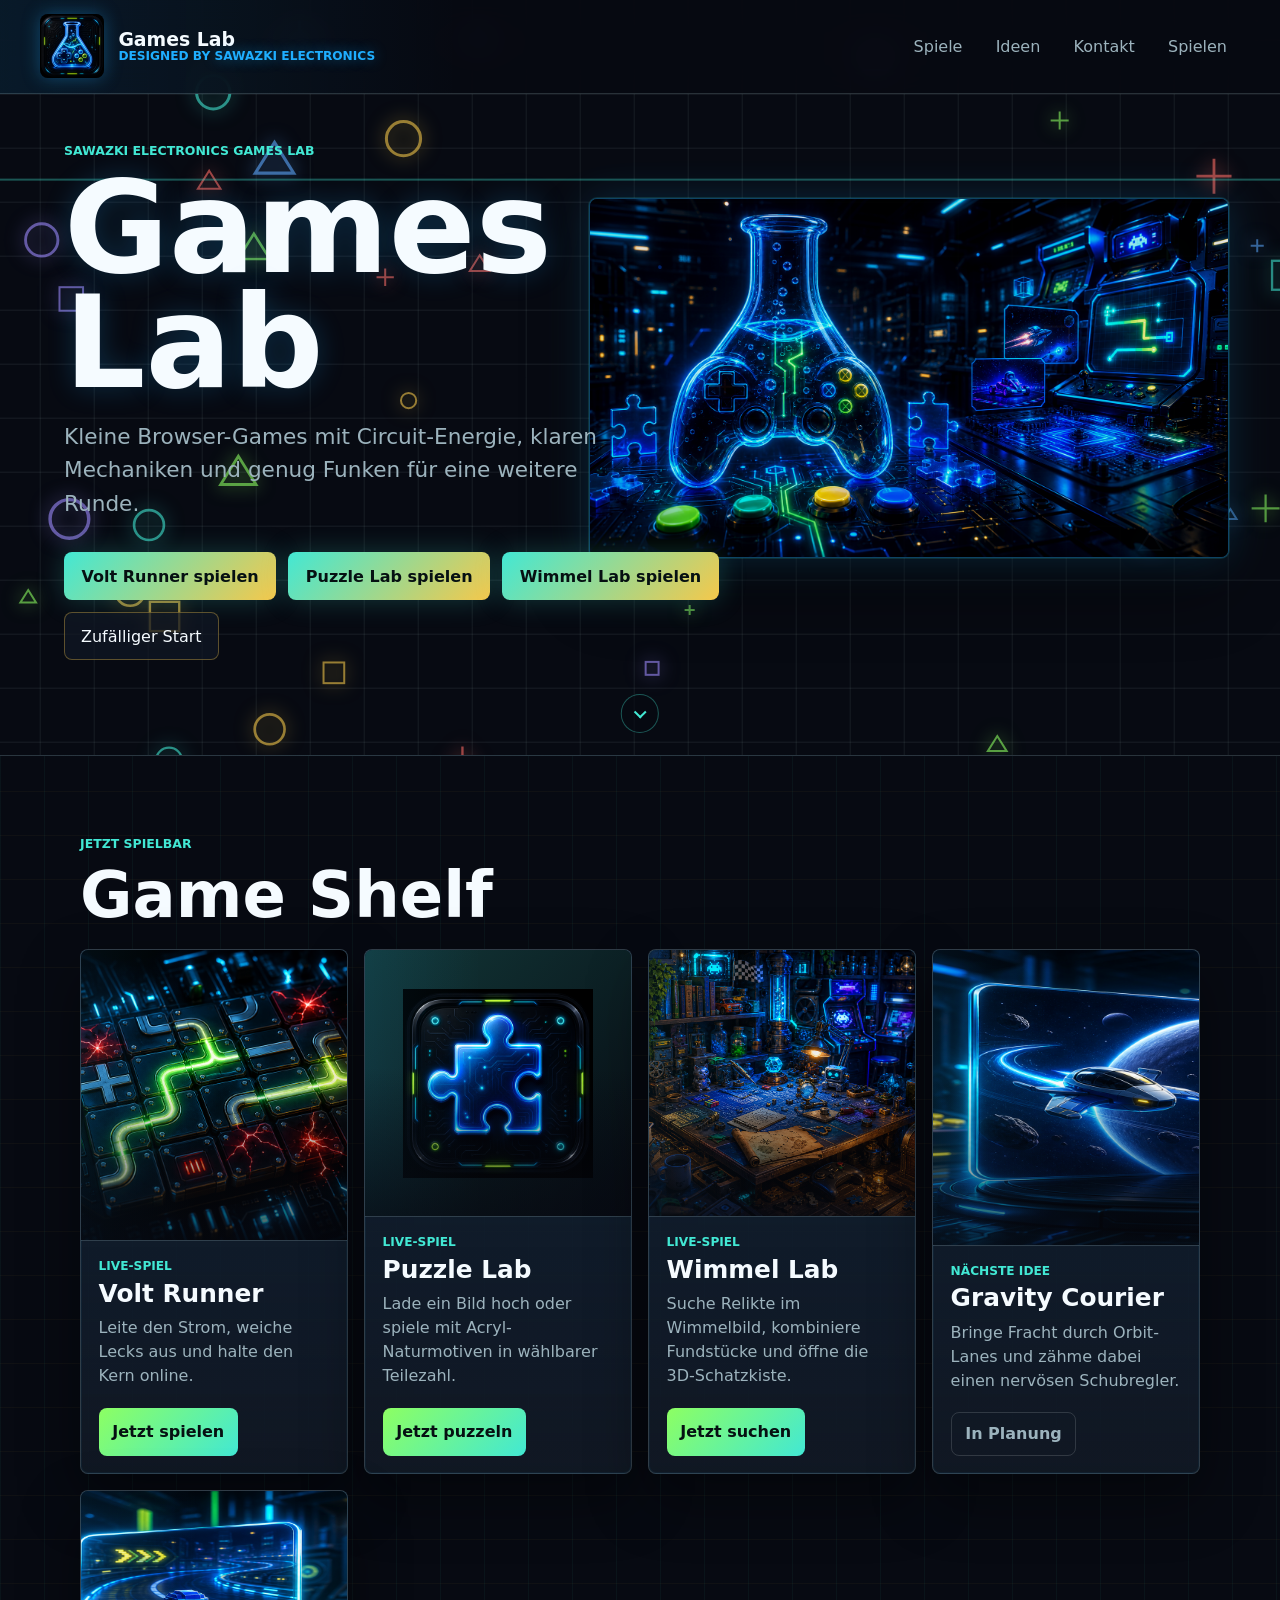
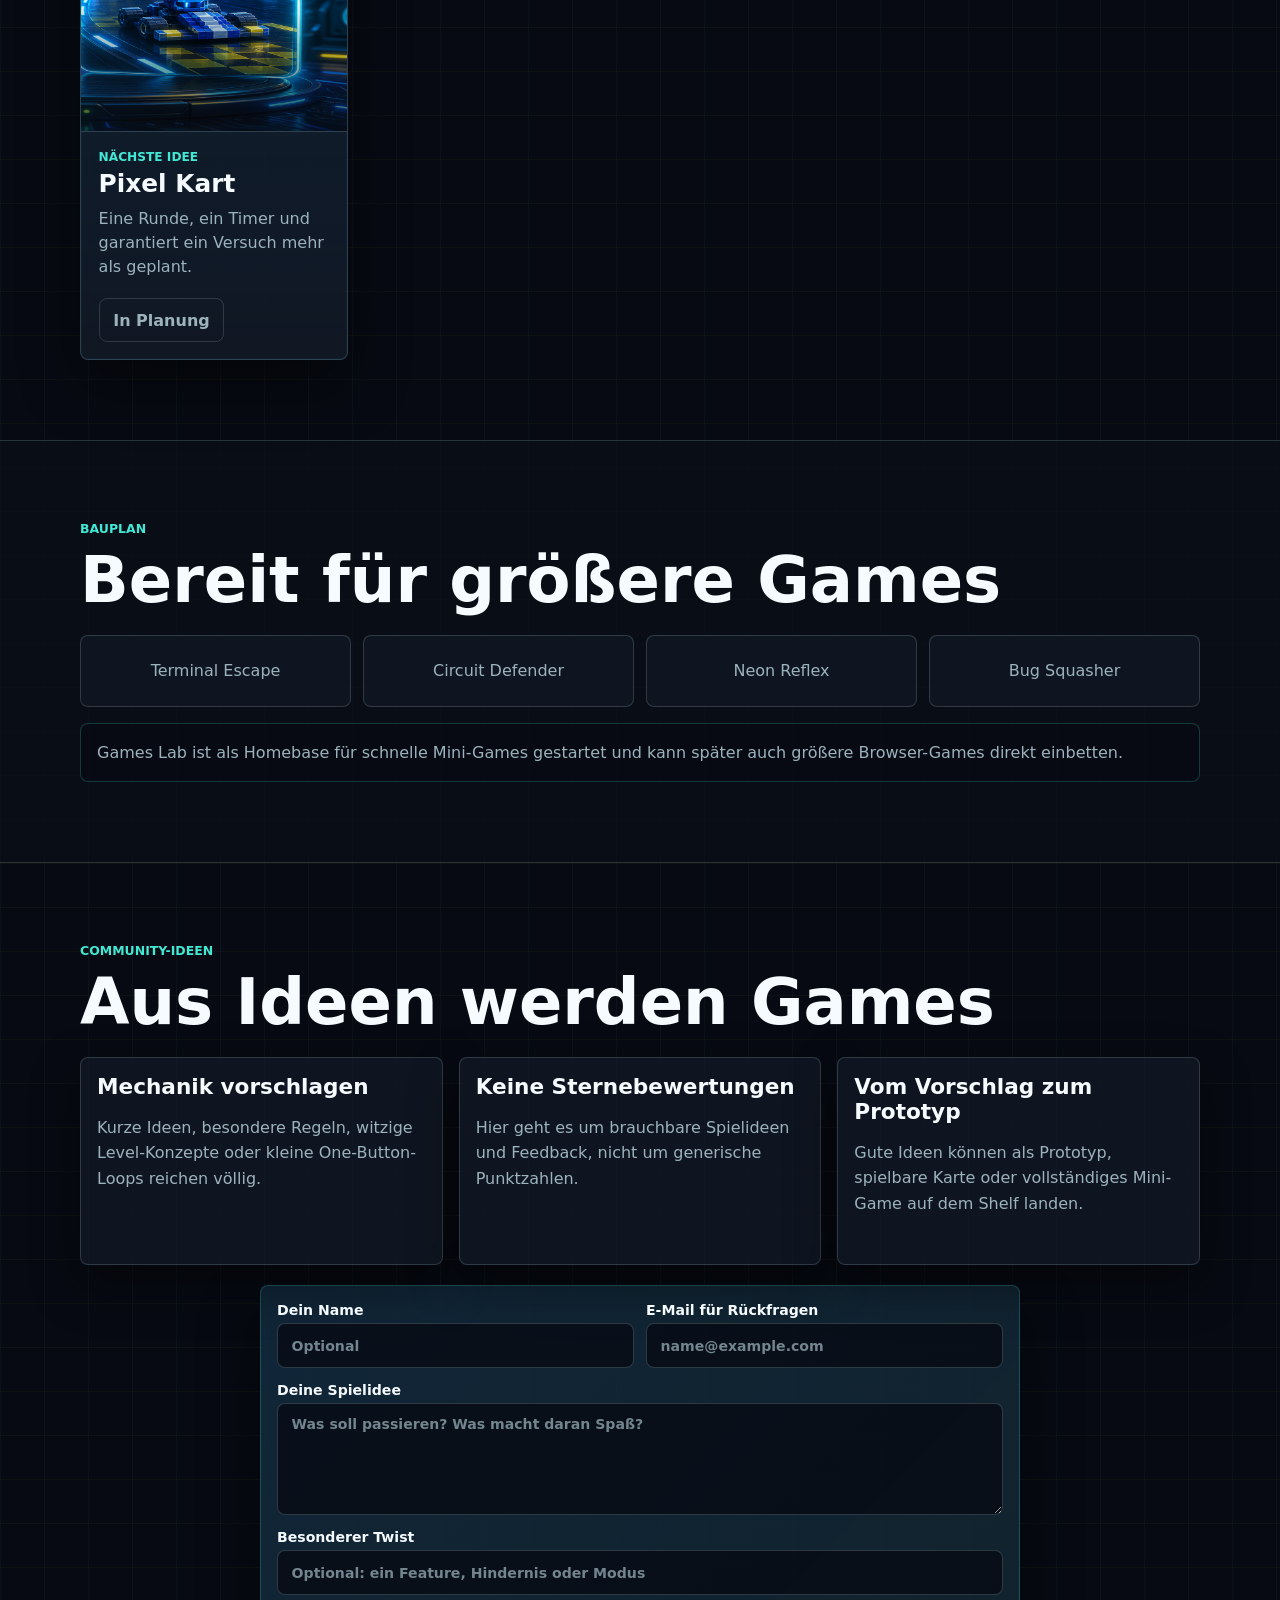
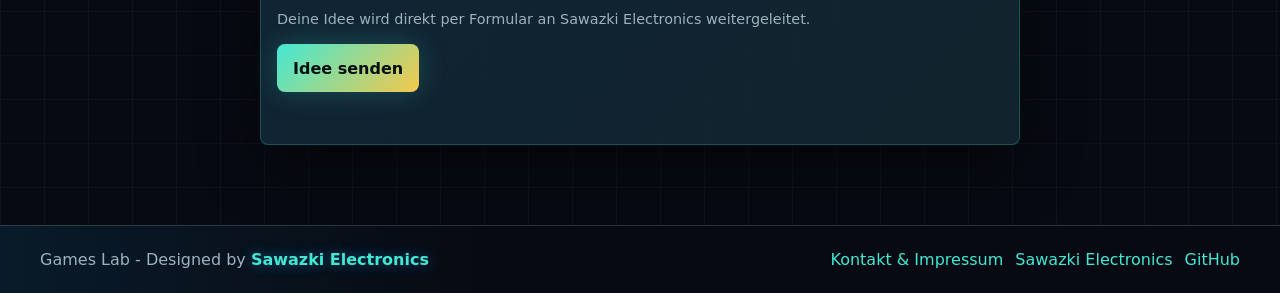
<file: index.html>
<!doctype html>
<html lang="de">
  <head>
    <meta charset="utf-8">
    <meta name="viewport" content="width=device-width, initial-scale=1">
    <meta name="theme-color" content="#070a12">
    <meta
      name="description"
      content="Games Lab von Sawazki Electronics: die spielerische Startseite für Browser-Mini-Games."
    >
    <title>Games Lab | Sawazki Electronics</title>
    <link rel="icon" href="./assets/games-lab-logo.png" type="image/png">
    <link rel="stylesheet" href="./styles.css">
  </head>
  <body>
    <div class="site-shell">
      <header class="site-header">
        <a class="brand" href="./index.html#top" aria-label="Games Lab Startseite">
          <img src="./assets/games-lab-logo.png" alt="" aria-hidden="true">
          <span>
            <strong>Games Lab</strong>
            <small>Designed by <b>Sawazki Electronics</b></small>
          </span>
        </a>
        <nav class="site-nav" aria-label="Hauptnavigation">
          <a href="#games">Spiele</a>
          <a href="#ideas">Ideen</a>
          <a href="./contact.html">Kontakt</a>
          <a href="https://jakobsawazki.github.io/volt-runner/">Spielen</a>
        </nav>
      </header>

      <main id="top">
        <section class="hero" aria-labelledby="heroTitle">
          <canvas id="heroCanvas" aria-hidden="true"></canvas>
          <button id="heroShowcaseButton" class="hero-showcase-button" type="button" aria-label="Games-Lab-Impuls starten">
            <img
              class="hero-showcase"
              src="./assets/games-lab-hero.png?v=games-lab"
              alt="Neonblaues Elektronik-Arcade-Labor mit Mini-Game-Prototypen"
            >
          </button>
          <div class="hero-content">
            <p class="eyebrow">Sawazki Electronics Games Lab</p>
            <h1 id="heroTitle">Games Lab</h1>
            <p class="hero-copy">
              Kleine Browser-Games mit Circuit-Energie, klaren Mechaniken und genug Funken für eine weitere Runde.
            </p>
            <div class="hero-actions">
              <a class="primary-link" href="https://jakobsawazki.github.io/volt-runner/">
                Volt Runner spielen
              </a>
              <a class="primary-link" href="https://jakobsawazki.github.io/puzzle-lab/">
                Puzzle Lab spielen
              </a>
              <a class="primary-link" href="https://jakobsawazki.github.io/wimmel-lab/">
                Wimmel Lab spielen
              </a>
              <button id="shuffleButton" class="secondary-button" type="button">Zufälliger Start</button>
            </div>
          </div>
          <a class="scroll-cue" href="#games" aria-label="Zu den Spielen springen">
            <span></span>
          </a>
        </section>

        <section id="games" class="games-section" aria-labelledby="gamesTitle">
          <div class="section-heading">
            <p class="eyebrow">Jetzt spielbar</p>
            <h2 id="gamesTitle">Game Shelf</h2>
          </div>

          <div class="game-grid">
            <article class="game-card is-live" data-tilt>
              <a class="game-cover" href="https://jakobsawazki.github.io/volt-runner/" aria-label="Volt Runner spielen">
                <img src="./assets/cover-volt-runner.png" alt="Volt Runner Spielgrafik auf einem leuchtenden Circuit-Board">
              </a>
              <div class="game-info">
                <div>
                  <p class="game-status">Live-Spiel</p>
                  <h3>Volt Runner</h3>
                  <p>Leite den Strom, weiche Lecks aus und halte den Kern online.</p>
                </div>
                <a class="play-link" href="https://jakobsawazki.github.io/volt-runner/">Jetzt spielen</a>
              </div>
            </article>

            <article class="game-card is-live" data-tilt>
              <a class="game-cover" href="https://jakobsawazki.github.io/puzzle-lab/" aria-label="Puzzle Lab spielen">
                <img class="game-logo-art" src="./assets/puzzle-lab-logo.png?v=games-lab" alt="Puzzle Lab Logo">
              </a>
              <div class="game-info">
                <div>
                  <p class="game-status">Live-Spiel</p>
                  <h3>Puzzle Lab</h3>
                  <p>Lade ein Bild hoch oder spiele mit Acryl-Naturmotiven in wählbarer Teilezahl.</p>
                </div>
                <a class="play-link" href="https://jakobsawazki.github.io/puzzle-lab/">Jetzt puzzeln</a>
              </div>
            </article>

            <article class="game-card is-live" data-tilt>
              <a class="game-cover" href="https://jakobsawazki.github.io/wimmel-lab/" aria-label="Wimmel Lab spielen">
                <img src="./assets/cover-wimmel-lab.png?v=wimmel-lab" alt="Wimmel Lab Spielgrafik mit einem neonblauen Abenteuer-Labor">
              </a>
              <div class="game-info">
                <div>
                  <p class="game-status">Live-Spiel</p>
                  <h3>Wimmel Lab</h3>
                  <p>Suche Relikte im Wimmelbild, kombiniere Fundstücke und öffne die 3D-Schatzkiste.</p>
                </div>
                <a class="play-link" href="https://jakobsawazki.github.io/wimmel-lab/">Jetzt suchen</a>
              </div>
            </article>

            <article class="game-card is-queued" data-tilt>
              <div class="game-cover">
                <img src="./assets/cover-gravity-courier.png" alt="Gravity Courier Konzeptgrafik mit Raumschiff und Orbit-Linien">
              </div>
              <div class="game-info">
                <div>
                  <p class="game-status">Nächste Idee</p>
                  <h3>Gravity Courier</h3>
                  <p>Bringe Fracht durch Orbit-Lanes und zähme dabei einen nervösen Schubregler.</p>
                </div>
                <span class="soon-label">In Planung</span>
              </div>
            </article>

            <article class="game-card is-queued" data-tilt>
              <div class="game-cover">
                <img src="./assets/cover-pixel-kart.png" alt="Pixel Kart Konzeptgrafik mit Neon-Rennstrecke">
              </div>
              <div class="game-info">
                <div>
                  <p class="game-status">Nächste Idee</p>
                  <h3>Pixel Kart</h3>
                  <p>Eine Runde, ein Timer und garantiert ein Versuch mehr als geplant.</p>
                </div>
                <span class="soon-label">In Planung</span>
              </div>
            </article>
          </div>
        </section>

        <section id="queue" class="queue-section" aria-labelledby="queueTitle">
          <div class="section-heading">
            <p class="eyebrow">Bauplan</p>
            <h2 id="queueTitle">Bereit für größere Games</h2>
          </div>
          <div class="queue-strip">
            <span>Terminal Escape</span>
            <span>Circuit Defender</span>
            <span>Neon Reflex</span>
            <span>Bug Squasher</span>
          </div>
          <div class="future-panel">
            <p>
              Games Lab ist als Homebase für schnelle Mini-Games gestartet und kann später auch größere Browser-Games direkt einbetten.
            </p>
          </div>
        </section>

        <section id="ideas" class="ideas-section" aria-labelledby="ideasTitle">
          <div class="section-heading">
            <p class="eyebrow">Community-Ideen</p>
            <h2 id="ideasTitle">Aus Ideen werden Games</h2>
          </div>
          <div class="ideas-grid">
            <article>
              <h3>Mechanik vorschlagen</h3>
              <p>Kurze Ideen, besondere Regeln, witzige Level-Konzepte oder kleine One-Button-Loops reichen völlig.</p>
            </article>
            <article>
              <h3>Keine Sternebewertungen</h3>
              <p>Hier geht es um brauchbare Spielideen und Feedback, nicht um generische Punktzahlen.</p>
            </article>
            <article>
              <h3>Vom Vorschlag zum Prototyp</h3>
              <p>Gute Ideen können als Prototyp, spielbare Karte oder vollständiges Mini-Game auf dem Shelf landen.</p>
            </article>
          </div>
          <div class="idea-submit-panel">
            <form
              class="idea-form"
              data-idea-form
              action="https://formsubmit.co/ajax/jakob.sawazki@googlemail.com"
              method="POST"
            >
              <input type="hidden" name="_subject" value="Neue Games Lab Idee">
              <input type="hidden" name="_template" value="table">
              <input type="hidden" name="_captcha" value="false">
              <input type="hidden" name="Quelle" value="Games Lab Startseite">
              <input class="honey-field" type="text" name="_honey" tabindex="-1" autocomplete="off" aria-hidden="true">

              <div class="form-row">
                <label>
                  Dein Name
                  <input type="text" name="Name" autocomplete="name" placeholder="Optional">
                </label>
                <label>
                  E-Mail für Rückfragen
                  <input type="email" name="email" autocomplete="email" placeholder="name@example.com" required>
                </label>
              </div>

              <label>
                Deine Spielidee
                <textarea name="Spielidee" rows="5" placeholder="Was soll passieren? Was macht daran Spaß?" required minlength="10"></textarea>
              </label>

              <label>
                Besonderer Twist
                <input type="text" name="Twist" placeholder="Optional: ein Feature, Hindernis oder Modus">
              </label>

              <p class="form-footnote">
                Deine Idee wird direkt per Formular an Sawazki Electronics weitergeleitet.
              </p>
              <button class="idea-submit-button" type="submit">Idee senden</button>
              <p class="form-status" data-form-status role="status" aria-live="polite"></p>
            </form>
          </div>
        </section>
      </main>

      <footer class="site-footer">
        <span class="footer-brand">
          Games Lab - Designed by
          <a href="https://jakobsawazki.github.io/sawazki-electronics/">Sawazki Electronics</a>
        </span>
        <nav aria-label="Fußnavigation">
          <a href="./contact.html">Kontakt & Impressum</a>
          <a href="https://jakobsawazki.github.io/sawazki-electronics/">Sawazki Electronics</a>
          <a href="https://github.com/JakobSawazki/games-lab">GitHub</a>
        </nav>
      </footer>
    </div>

    <script src="./main.js"></script>
  </body>
</html>
</file>
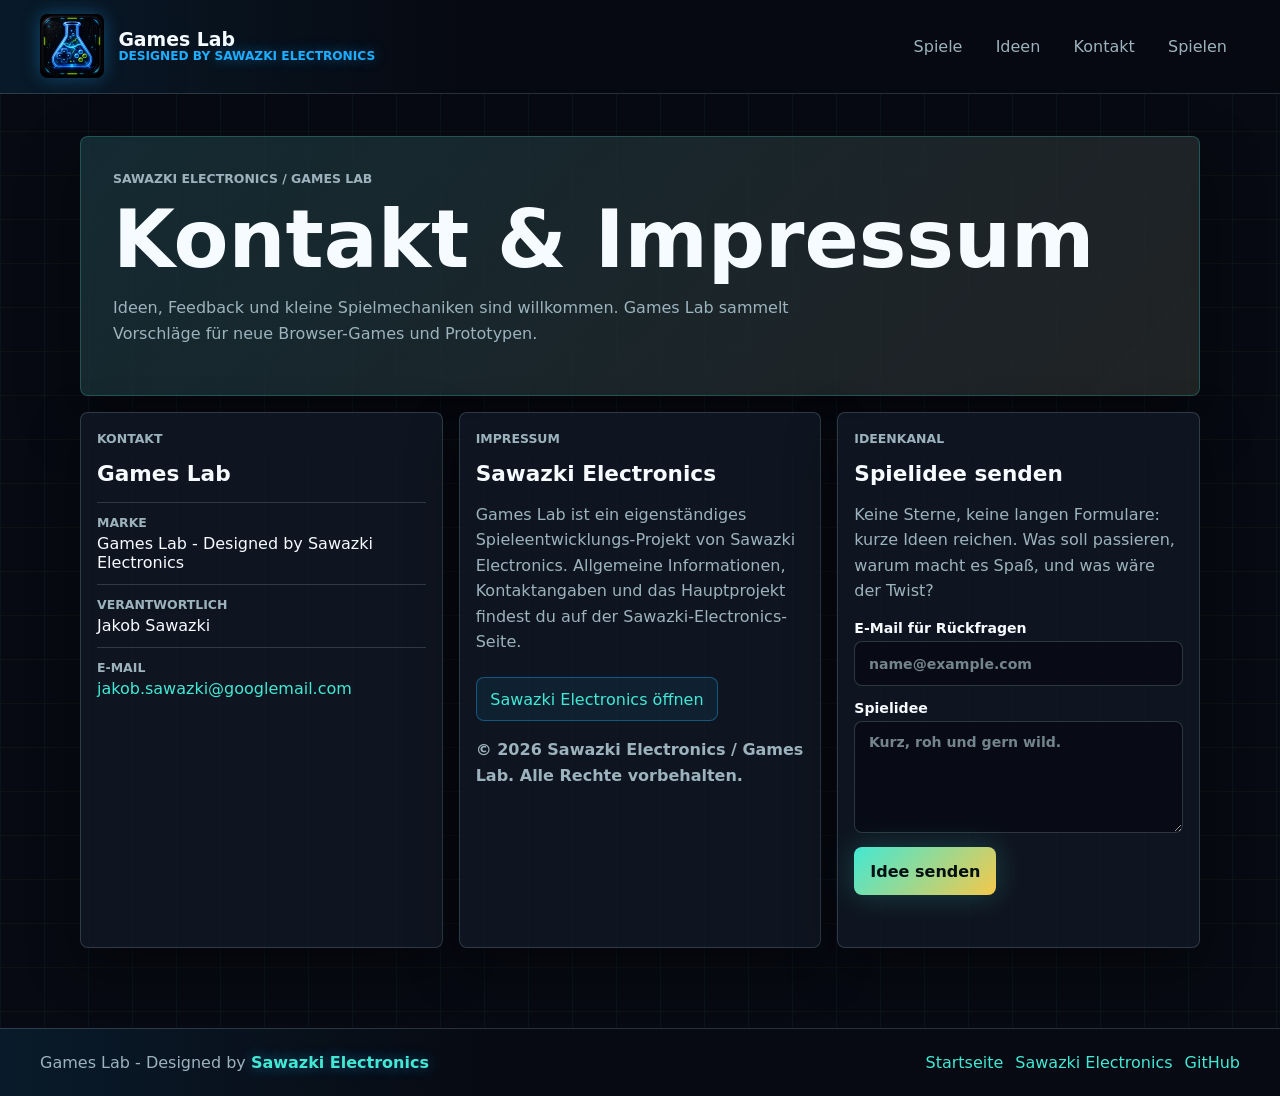
<file: contact.html>
<!doctype html>
<html lang="de">
  <head>
    <meta charset="utf-8">
    <meta name="viewport" content="width=device-width, initial-scale=1">
    <meta name="theme-color" content="#070a12">
    <meta
      name="description"
      content="Kontakt, Impressum und Ideenkanal für Games Lab von Sawazki Electronics."
    >
    <title>Kontakt & Impressum | Games Lab</title>
    <link rel="icon" href="./assets/games-lab-logo.png" type="image/png">
    <link rel="stylesheet" href="./styles.css">
  </head>
  <body>
    <div class="site-shell">
      <header class="site-header">
        <a class="brand" href="./index.html#top" aria-label="Games Lab Startseite">
          <img src="./assets/games-lab-logo.png" alt="" aria-hidden="true">
          <span>
            <strong>Games Lab</strong>
            <small>Designed by <b>Sawazki Electronics</b></small>
          </span>
        </a>
        <nav class="site-nav" aria-label="Hauptnavigation">
          <a href="./index.html#games">Spiele</a>
          <a href="./index.html#ideas">Ideen</a>
          <a href="./contact.html" aria-current="page">Kontakt</a>
          <a href="https://jakobsawazki.github.io/volt-runner/">Spielen</a>
        </nav>
      </header>

      <main class="contact-main">
        <section class="contact-hero" aria-labelledby="contactTitle">
          <p class="eyebrow">Sawazki Electronics / Games Lab</p>
          <h1 id="contactTitle">Kontakt & Impressum</h1>
          <p>
            Ideen, Feedback und kleine Spielmechaniken sind willkommen. Games Lab sammelt Vorschläge für neue Browser-Games und Prototypen.
          </p>
        </section>

        <section class="contact-grid" aria-label="Kontakt und Impressum">
          <article>
            <p class="eyebrow">Kontakt</p>
            <h2>Games Lab</h2>
            <dl>
              <div>
                <dt>Marke</dt>
                <dd>Games Lab - Designed by Sawazki Electronics</dd>
              </div>
              <div>
                <dt>Verantwortlich</dt>
                <dd>Jakob Sawazki</dd>
              </div>
              <div>
                <dt>E-Mail</dt>
                <dd><a href="mailto:jakob.sawazki@googlemail.com">jakob.sawazki@googlemail.com</a></dd>
              </div>
            </dl>
          </article>

          <article>
            <p class="eyebrow">Impressum</p>
            <h2>Sawazki Electronics</h2>
            <p>
              Games Lab ist ein eigenständiges Spieleentwicklungs-Projekt von Sawazki Electronics. Allgemeine Informationen, Kontaktangaben und das Hauptprojekt findest du auf der Sawazki-Electronics-Seite.
            </p>
            <a class="external-link" href="https://jakobsawazki.github.io/sawazki-electronics/">Sawazki Electronics öffnen</a>
            <p class="copyright-line">&copy; 2026 Sawazki Electronics / Games Lab. Alle Rechte vorbehalten.</p>
          </article>

          <article class="idea-card">
            <p class="eyebrow">Ideenkanal</p>
            <h2>Spielidee senden</h2>
            <p>
              Keine Sterne, keine langen Formulare: kurze Ideen reichen. Was soll passieren, warum macht es Spaß, und was wäre der Twist?
            </p>
            <form
              class="idea-form compact"
              data-idea-form
              action="https://formsubmit.co/ajax/jakob.sawazki@googlemail.com"
              method="POST"
            >
              <input type="hidden" name="_subject" value="Neue Games Lab Idee">
              <input type="hidden" name="_template" value="table">
              <input type="hidden" name="_captcha" value="false">
              <input type="hidden" name="Quelle" value="Games Lab Kontaktseite">
              <input class="honey-field" type="text" name="_honey" tabindex="-1" autocomplete="off" aria-hidden="true">

              <label>
                E-Mail für Rückfragen
                <input type="email" name="email" autocomplete="email" placeholder="name@example.com" required>
              </label>
              <label>
                Spielidee
                <textarea name="Spielidee" rows="5" placeholder="Kurz, roh und gern wild." required minlength="10"></textarea>
              </label>
              <button class="idea-submit-button" type="submit">Idee senden</button>
              <p class="form-status" data-form-status role="status" aria-live="polite"></p>
            </form>
          </article>
        </section>
      </main>

      <footer class="site-footer">
        <span class="footer-brand">
          Games Lab - Designed by
          <a href="https://jakobsawazki.github.io/sawazki-electronics/">Sawazki Electronics</a>
        </span>
        <nav aria-label="Fußnavigation">
          <a href="./index.html#top">Startseite</a>
          <a href="https://jakobsawazki.github.io/sawazki-electronics/">Sawazki Electronics</a>
          <a href="https://github.com/JakobSawazki/games-lab">GitHub</a>
        </nav>
      </footer>
    </div>
    <script src="./main.js"></script>
  </body>
</html>
</file>
<file: styles.css>
:root {
  color-scheme: dark;
  --bg: #070a12;
  --panel: #111824;
  --panel-strong: #172232;
  --ink: #f5fbff;
  --muted: #9cb3bd;
  --line: rgba(195, 227, 234, 0.18);
  --electric: #1faeff;
  --cyan: #42e8d4;
  --lime: #8dff62;
  --sun: #f5c84b;
  --coral: #ff6d65;
  --violet: #9f8cff;
  --blue: #5da9ff;
  --shadow: rgba(0, 0, 0, 0.42);
}

* {
  box-sizing: border-box;
}

html {
  scroll-behavior: smooth;
}

body {
  min-height: 100%;
  margin: 0;
  font-family: "Segoe UI", system-ui, -apple-system, BlinkMacSystemFont, sans-serif;
  color: var(--ink);
  background:
    linear-gradient(90deg, rgba(66, 232, 212, 0.045) 1px, transparent 1px),
    linear-gradient(0deg, rgba(245, 200, 75, 0.035) 1px, transparent 1px),
    var(--bg);
  background-size: 44px 44px;
  letter-spacing: 0;
}

a {
  color: inherit;
  text-decoration: none;
}

button {
  font: inherit;
}

.site-shell {
  min-height: 100vh;
  overflow: hidden;
}

.site-header {
  position: fixed;
  z-index: 20;
  top: 0;
  left: 0;
  right: 0;
  min-height: 86px;
  display: flex;
  align-items: center;
  justify-content: space-between;
  gap: 1rem;
  padding: 0.9rem clamp(1rem, 4vw, 2.5rem);
  border-bottom: 1px solid var(--line);
  background:
    linear-gradient(90deg, rgba(31, 174, 255, 0.1), transparent 36%),
    rgba(7, 10, 18, 0.88);
  backdrop-filter: blur(16px);
}

.brand {
  display: inline-flex;
  align-items: center;
  gap: 0.9rem;
  white-space: nowrap;
}

.brand img {
  width: 4rem;
  height: 4rem;
  border-radius: 8px;
  object-fit: cover;
  box-shadow: 0 0 18px rgba(31, 174, 255, 0.34);
}

.brand span {
  display: grid;
  gap: 0.08rem;
}

.brand strong {
  font-size: 1.18rem;
  line-height: 1;
}

.brand small {
  color: var(--electric);
  font-size: 0.76rem;
  font-weight: 700;
  line-height: 1;
  text-transform: uppercase;
}

.brand small b,
.footer-brand a {
  color: var(--electric);
  text-shadow: 0 0 14px rgba(31, 174, 255, 0.48);
}

.footer-brand a {
  font-weight: 800;
  text-decoration: none;
}

.footer-brand a:hover {
  color: var(--cyan);
}

.site-nav {
  display: flex;
  align-items: center;
  justify-content: flex-end;
  gap: 0.45rem;
}

.site-nav a {
  min-height: 2.4rem;
  display: inline-flex;
  align-items: center;
  justify-content: center;
  padding: 0.45rem 0.75rem;
  border: 1px solid transparent;
  border-radius: 8px;
  color: var(--muted);
}

.site-nav a:hover {
  color: var(--ink);
  border-color: rgba(66, 232, 212, 0.28);
  background: rgba(17, 24, 36, 0.72);
}

.hero {
  min-height: 84svh;
  position: relative;
  display: grid;
  align-items: center;
  padding: 8rem clamp(1rem, 6vw, 4rem) 5rem;
  isolation: isolate;
  overflow: hidden;
  border-bottom: 1px solid var(--line);
  background:
    linear-gradient(90deg, rgba(7, 10, 18, 0.72), rgba(7, 10, 18, 0.34), rgba(7, 10, 18, 0.82)),
    linear-gradient(135deg, rgba(31, 174, 255, 0.12), rgba(7, 10, 18, 0.86)),
    #070a12;
}

#heroCanvas {
  position: absolute;
  inset: 0;
  width: 100%;
  height: 100%;
  z-index: -1;
}

.hero-content {
  width: min(760px, 100%);
  position: relative;
  z-index: 1;
}

.hero-showcase-button {
  position: absolute;
  z-index: 0;
  right: clamp(1rem, 4vw, 5rem);
  top: 50%;
  width: min(50vw, 760px);
  aspect-ratio: 16 / 9;
  padding: 0;
  border: 1px solid rgba(31, 174, 255, 0.38);
  border-radius: 8px;
  overflow: hidden;
  opacity: 0.92;
  transform: translateY(-50%);
  cursor: pointer;
  background: #070a12;
  box-shadow:
    0 0 0 1px rgba(66, 232, 212, 0.14),
    0 0 42px rgba(31, 174, 255, 0.2),
    0 34px 70px rgba(0, 0, 0, 0.44);
  transition: border-color 180ms ease, box-shadow 180ms ease, opacity 180ms ease, transform 180ms ease;
}

.hero-showcase-button::before,
.hero-showcase-button::after {
  content: "";
  position: absolute;
  pointer-events: none;
}

.hero-showcase-button::before {
  z-index: 2;
  inset: -42%;
  background: linear-gradient(115deg, transparent 40%, rgba(66, 232, 212, 0.28) 50%, transparent 60%);
  transform: translateX(-68%) rotate(8deg);
  transition: transform 620ms ease;
}

.hero-showcase-button::after {
  z-index: 1;
  inset: 0;
  opacity: 0;
  background:
    radial-gradient(circle at var(--spark-x, 50%) var(--spark-y, 50%), rgba(141, 255, 98, 0.3), transparent 26%),
    linear-gradient(180deg, transparent, rgba(7, 10, 18, 0.12));
}

.hero-showcase-button:hover,
.hero-showcase-button:focus-visible {
  opacity: 1;
  border-color: rgba(66, 232, 212, 0.72);
  transform: translateY(-50%) scale(1.015);
  box-shadow:
    0 0 0 1px rgba(66, 232, 212, 0.28),
    0 0 54px rgba(31, 174, 255, 0.34),
    0 36px 82px rgba(0, 0, 0, 0.5);
}

.hero-showcase-button:hover::before,
.hero-showcase-button:focus-visible::before {
  transform: translateX(68%) rotate(8deg);
}

.hero-showcase-button.is-activated {
  animation: heroActivate 680ms ease;
}

.hero-showcase-button.is-activated::after {
  animation: heroSpark 680ms ease;
}

.hero-showcase {
  width: 100%;
  height: 100%;
  display: block;
  object-fit: cover;
  filter: saturate(1.06) contrast(1.04);
  transition: filter 180ms ease, transform 180ms ease;
}

.hero-showcase-button:hover .hero-showcase,
.hero-showcase-button:focus-visible .hero-showcase {
  filter: saturate(1.18) brightness(1.06) contrast(1.06);
  transform: scale(1.035);
}

@keyframes heroActivate {
  0%,
  100% {
    transform: translateY(-50%) scale(1.015);
  }

  42% {
    transform: translateY(-50%) scale(1.045);
  }
}

@keyframes heroSpark {
  0% {
    opacity: 0;
  }

  24% {
    opacity: 1;
  }

  100% {
    opacity: 0;
  }
}

.eyebrow {
  margin: 0 0 0.75rem;
  color: var(--cyan);
  font-size: 0.78rem;
  font-weight: 800;
  text-transform: uppercase;
}

.hero h1 {
  max-width: 10ch;
  margin: 0;
  font-size: clamp(3.4rem, 10vw, 8.5rem);
  line-height: 0.9;
  letter-spacing: 0;
  text-shadow: 0 0 28px rgba(31, 174, 255, 0.22);
}

.hero-copy {
  width: min(580px, 100%);
  margin: 1.25rem 0 0;
  color: var(--muted);
  font-size: clamp(1.05rem, 2vw, 1.35rem);
  line-height: 1.55;
}

.hero-actions {
  display: flex;
  flex-wrap: wrap;
  gap: 0.75rem;
  margin-top: 2rem;
}

.primary-link,
.secondary-button,
.play-link {
  min-height: 3rem;
  display: inline-flex;
  align-items: center;
  justify-content: center;
  border-radius: 8px;
  cursor: pointer;
  transition: transform 140ms ease, border-color 140ms ease, background 140ms ease;
}

.primary-link {
  padding: 0.8rem 1.1rem;
  color: #061012;
  font-weight: 900;
  background: linear-gradient(135deg, var(--cyan), var(--sun));
  box-shadow: 0 0 28px rgba(66, 232, 212, 0.22);
}

.secondary-button {
  padding: 0.75rem 1rem;
  color: var(--ink);
  border: 1px solid rgba(245, 200, 75, 0.34);
  background: rgba(17, 24, 36, 0.72);
}

.primary-link:hover,
.secondary-button:hover,
.play-link:hover {
  transform: translateY(-1px);
}

.scroll-cue {
  position: absolute;
  left: 50%;
  bottom: 1.4rem;
  width: 2.4rem;
  height: 2.4rem;
  display: grid;
  place-items: center;
  border: 1px solid rgba(66, 232, 212, 0.35);
  border-radius: 999px;
  transform: translateX(-50%);
  background: rgba(7, 10, 18, 0.62);
}

.scroll-cue span {
  width: 0.55rem;
  height: 0.55rem;
  border-right: 2px solid var(--cyan);
  border-bottom: 2px solid var(--cyan);
  transform: rotate(45deg) translate(-1px, -1px);
}

.games-section,
.queue-section,
.ideas-section {
  padding: clamp(3rem, 7vw, 5rem) clamp(1rem, 5vw, 3rem);
}

.section-heading {
  width: min(1120px, 100%);
  margin: 0 auto 1.4rem;
}

.section-heading h2 {
  margin: 0;
  font-size: clamp(2rem, 5vw, 4rem);
  line-height: 1;
}

.game-grid {
  width: min(1120px, 100%);
  margin: 0 auto;
  display: grid;
  grid-template-columns: repeat(4, minmax(210px, 1fr));
  gap: 1rem;
}

.game-card {
  min-height: 28rem;
  display: grid;
  grid-template-rows: minmax(14rem, 1fr) auto;
  border: 1px solid var(--line);
  border-radius: 8px;
  overflow: hidden;
  background:
    linear-gradient(180deg, rgba(31, 174, 255, 0.08), rgba(17, 24, 36, 0.82)),
    rgba(17, 24, 36, 0.82);
  box-shadow:
    0 24px 60px var(--shadow),
    inset 0 0 0 1px rgba(31, 174, 255, 0.05);
  transform-style: preserve-3d;
}

.game-card.is-live {
  min-height: 30rem;
}

.game-cover {
  position: relative;
  min-height: 15rem;
  display: block;
  overflow: hidden;
  background: #0b1820;
}

.game-cover img {
  width: 100%;
  height: 100%;
  min-height: inherit;
  display: block;
  object-fit: cover;
  transition: transform 260ms ease, filter 260ms ease;
}

.game-cover img.game-logo-art {
  padding: clamp(1.4rem, 3vw, 2.4rem);
  object-fit: contain;
  background:
    radial-gradient(circle at 50% 48%, rgba(31, 174, 255, 0.28), transparent 38%),
    linear-gradient(135deg, rgba(66, 232, 212, 0.18), rgba(7, 10, 18, 0.9)),
    #071015;
}

.game-card:hover .game-cover img {
  transform: scale(1.035);
  filter: saturate(1.14) brightness(1.05);
}

.game-cover::after {
  content: "";
  position: absolute;
  inset: 0;
  pointer-events: none;
  background:
    linear-gradient(180deg, transparent 44%, rgba(7, 10, 18, 0.68)),
    linear-gradient(90deg, rgba(31, 174, 255, 0.08), transparent 44%);
}

.game-info {
  min-height: 13rem;
  display: flex;
  flex-direction: column;
  justify-content: space-between;
  gap: 1.2rem;
  padding: 1.1rem;
  border-top: 1px solid var(--line);
}

.game-status {
  margin: 0 0 0.35rem;
  color: var(--cyan);
  font-size: 0.76rem;
  font-weight: 800;
  text-transform: uppercase;
}

.game-info h3 {
  margin: 0;
  font-size: 1.55rem;
}

.game-info p:not(.game-status) {
  margin: 0.55rem 0 0;
  color: var(--muted);
  line-height: 1.5;
}

.play-link,
.soon-label {
  width: fit-content;
  padding: 0.7rem 0.85rem;
  border-radius: 8px;
  font-weight: 800;
}

.play-link {
  color: #061012;
  background: linear-gradient(135deg, var(--lime), var(--cyan));
}

.soon-label {
  color: var(--muted);
  border: 1px solid rgba(245, 251, 255, 0.14);
}

.queue-section {
  border-top: 1px solid var(--line);
  background: rgba(11, 15, 24, 0.72);
}

.queue-strip {
  width: min(1120px, 100%);
  margin: 0 auto;
  display: grid;
  grid-template-columns: repeat(4, minmax(0, 1fr));
  gap: 0.75rem;
}

.queue-strip span {
  min-height: 4.5rem;
  display: grid;
  place-items: center;
  padding: 0.8rem;
  border: 1px solid var(--line);
  border-radius: 8px;
  text-align: center;
  color: var(--muted);
  background: rgba(17, 24, 36, 0.82);
}

.future-panel,
.ideas-grid,
.contact-grid {
  width: min(1120px, 100%);
  margin: 1rem auto 0;
}

.future-panel {
  padding: 1rem;
  border: 1px solid rgba(66, 232, 212, 0.22);
  border-radius: 8px;
  background: rgba(7, 10, 18, 0.58);
}

.future-panel p {
  margin: 0;
  color: var(--muted);
  line-height: 1.6;
}

.ideas-section {
  border-top: 1px solid var(--line);
}

.ideas-grid,
.contact-grid {
  display: grid;
  grid-template-columns: repeat(3, minmax(0, 1fr));
  gap: 1rem;
}

.ideas-grid article,
.contact-grid article {
  min-height: 13rem;
  padding: 1rem;
  border: 1px solid var(--line);
  border-radius: 8px;
  background: rgba(17, 24, 36, 0.84);
  box-shadow: 0 20px 50px var(--shadow);
}

.ideas-grid h3,
.contact-grid h2 {
  margin: 0;
  font-size: 1.35rem;
}

.ideas-grid p,
.contact-grid p {
  color: var(--muted);
  line-height: 1.6;
}

.idea-link {
  width: fit-content;
  min-height: 3rem;
  display: inline-flex;
  align-items: center;
  justify-content: center;
  margin: 1rem auto 0;
  padding: 0.8rem 1rem;
  border-radius: 8px;
  color: #061012;
  font-weight: 900;
  background: linear-gradient(135deg, var(--cyan), var(--sun));
  box-shadow: 0 0 28px rgba(66, 232, 212, 0.22);
}

.ideas-section > .idea-link {
  display: flex;
}

.idea-submit-panel {
  width: min(760px, 100%);
  margin: 1.25rem auto 0;
  padding: 1rem;
  border: 1px solid rgba(66, 232, 212, 0.24);
  border-radius: 8px;
  background:
    linear-gradient(135deg, rgba(31, 174, 255, 0.1), rgba(66, 232, 212, 0.06)),
    rgba(17, 24, 36, 0.88);
  box-shadow: 0 24px 60px var(--shadow);
}

.idea-form {
  display: grid;
  gap: 0.85rem;
}

.idea-form.compact {
  margin-top: auto;
}

.form-row {
  display: grid;
  grid-template-columns: repeat(2, minmax(0, 1fr));
  gap: 0.75rem;
}

.idea-form label {
  display: grid;
  gap: 0.35rem;
  color: var(--ink);
  font-size: 0.88rem;
  font-weight: 800;
}

.idea-form input,
.idea-form textarea {
  width: 100%;
  min-height: 2.8rem;
  padding: 0.75rem 0.85rem;
  border: 1px solid rgba(195, 227, 234, 0.2);
  border-radius: 8px;
  color: var(--ink);
  background: rgba(7, 10, 18, 0.78);
  font: inherit;
  outline: none;
}

.idea-form textarea {
  min-height: 7rem;
  resize: vertical;
}

.idea-form input:focus,
.idea-form textarea:focus {
  border-color: rgba(66, 232, 212, 0.74);
  box-shadow: 0 0 0 3px rgba(66, 232, 212, 0.12);
}

.idea-form ::placeholder {
  color: rgba(156, 179, 189, 0.72);
}

.honey-field {
  position: absolute;
  left: -100vw;
  width: 1px;
  height: 1px;
  opacity: 0;
}

.form-footnote {
  margin: 0;
  color: var(--muted);
  font-size: 0.9rem;
  line-height: 1.5;
}

.idea-submit-button {
  width: fit-content;
  min-height: 3rem;
  display: inline-flex;
  align-items: center;
  justify-content: center;
  padding: 0.8rem 1rem;
  border: 0;
  border-radius: 8px;
  color: #061012;
  font: inherit;
  font-weight: 900;
  cursor: pointer;
  background: linear-gradient(135deg, var(--cyan), var(--sun));
  box-shadow: 0 0 28px rgba(66, 232, 212, 0.22);
  transition: opacity 140ms ease, transform 140ms ease;
}

.idea-submit-button:hover {
  transform: translateY(-1px);
}

.idea-submit-button:disabled {
  cursor: wait;
  opacity: 0.62;
  transform: none;
}

.form-status {
  min-height: 1.4rem;
  margin: 0;
  color: var(--muted);
  line-height: 1.45;
}

.form-status.is-success {
  color: var(--lime);
}

.form-status.is-error {
  color: var(--coral);
}

.contact-main {
  padding: 8.5rem clamp(1rem, 5vw, 3rem) clamp(3rem, 7vw, 5rem);
}

.contact-hero {
  width: min(1120px, 100%);
  margin: 0 auto 1rem;
  padding: clamp(1.25rem, 4vw, 2rem);
  border: 1px solid rgba(66, 232, 212, 0.24);
  border-radius: 8px;
  background:
    linear-gradient(135deg, rgba(66, 232, 212, 0.1), rgba(245, 200, 75, 0.08)),
    rgba(17, 24, 36, 0.82);
  box-shadow: 0 24px 60px var(--shadow);
}

.contact-hero h1 {
  margin: 0;
  font-size: clamp(2.4rem, 7vw, 5rem);
  line-height: 0.98;
}

.contact-hero p {
  width: min(760px, 100%);
  color: var(--muted);
  line-height: 1.6;
}

.contact-grid {
  align-items: stretch;
}

.contact-grid dl {
  display: grid;
  gap: 0.75rem;
  margin: 1rem 0 0;
}

.contact-grid dl div {
  padding-top: 0.75rem;
  border-top: 1px solid var(--line);
}

.contact-grid dt {
  color: var(--muted);
  font-size: 0.78rem;
  font-weight: 800;
  text-transform: uppercase;
}

.contact-grid dd {
  margin: 0.25rem 0 0;
}

.contact-grid a {
  color: var(--cyan);
}

.contact-grid .idea-link {
  color: #061012;
}

.external-link {
  width: fit-content;
  min-height: 2.8rem;
  display: inline-flex;
  align-items: center;
  justify-content: center;
  margin-top: 0.35rem;
  padding: 0.65rem 0.85rem;
  border: 1px solid rgba(31, 174, 255, 0.38);
  border-radius: 8px;
  color: var(--electric);
  background: rgba(31, 174, 255, 0.08);
}

.idea-card {
  display: flex;
  flex-direction: column;
}

.copyright-line {
  color: var(--sun);
  font-weight: 800;
}

.site-footer {
  min-height: 68px;
  display: flex;
  align-items: center;
  justify-content: space-between;
  gap: 1rem;
  padding: 1rem clamp(1rem, 4vw, 2.5rem);
  color: var(--muted);
  border-top: 1px solid var(--line);
  background:
    linear-gradient(90deg, rgba(31, 174, 255, 0.1), transparent 38%),
    #070a12;
}

.site-footer a {
  color: var(--cyan);
}

.footer-brand {
  color: var(--muted);
}

.site-footer nav {
  display: flex;
  flex-wrap: wrap;
  justify-content: flex-end;
  gap: 0.75rem;
}

@media (max-width: 940px) {
  .game-grid {
    grid-template-columns: 1fr;
  }

  .game-card,
  .game-card.is-live {
    min-height: 26rem;
  }

  .queue-strip {
    grid-template-columns: repeat(2, minmax(0, 1fr));
  }

  .hero-showcase-button {
    right: -14rem;
    width: 690px;
    opacity: 0.34;
  }

  .ideas-grid,
  .contact-grid {
    grid-template-columns: 1fr;
  }
}

@media (max-width: 640px) {
  .site-header {
    position: absolute;
    align-items: flex-start;
    flex-direction: column;
  }

  .site-nav {
    width: 100%;
    justify-content: stretch;
  }

  .site-nav a {
    flex: 1;
  }

  .hero {
    min-height: 78svh;
    padding-top: 9.5rem;
    padding-bottom: 4rem;
  }

  .hero h1 {
    font-size: clamp(3rem, 18vw, 5rem);
  }

  .hero-showcase-button {
    right: -15rem;
    top: 48%;
    width: 580px;
    opacity: 0.23;
  }

  .primary-link,
  .secondary-button {
    width: 100%;
  }

  .game-info {
    min-height: 11rem;
  }

  .queue-strip {
    grid-template-columns: 1fr;
  }

  .form-row {
    grid-template-columns: 1fr;
  }

  .site-footer {
    align-items: flex-start;
    flex-direction: column;
  }

  .site-footer nav {
    justify-content: flex-start;
  }

  .contact-main {
    padding-top: 10rem;
  }
}
</file>
